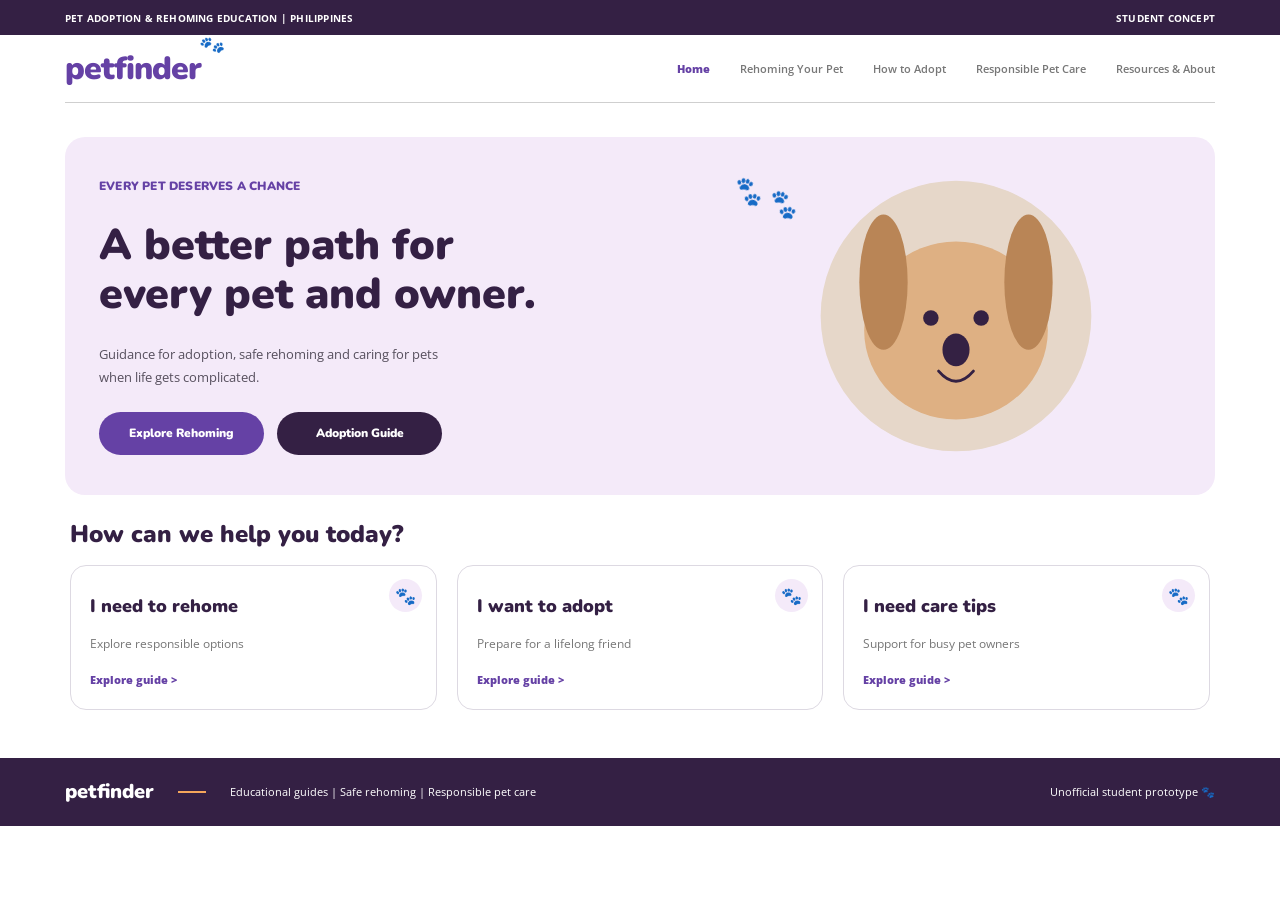
<file: index.html>
<!DOCTYPE html>
<html lang="en">
<head>
    <meta charset="UTF-8">
    <meta name="viewport" content="width=device-width, initial-scale=1.0">
    <title>PETFINDER | Home</title>

    <link rel="stylesheet" href="css/style.css">
    <script src="js/script.js" defer></script>
</head>
<body>

<div class="topbar">
    <div class="topbar-inner">
        <span>PET ADOPTION & REHOMING EDUCATION | PHILIPPINES</span>
        <span>STUDENT CONCEPT</span>
    </div>
</div>

<header class="site-header">
    <nav class="navbar">
        <a href="index.html" class="logo">
            petfinder<span class="logo-paw">🐾</span>
        </a>

        <button class="menu-toggle" aria-label="Toggle menu"
                aria-expanded="false">☰</button>

        <div class="nav-links">
            <a href="index.html" class="active">Home</a>
            <a href="rehoming.html">Rehoming Your Pet</a>
            <a href="adoption.html">How to Adopt</a>
            <a href="pet-care.html">Responsible Pet Care</a>
            <a href="resources.html">Resources & About</a>
        </div>
    </nav>
</header>

<main class="container">

    <section class="home-hero">
        <div class="hero-text">
            <p class="eyebrow">EVERY PET DESERVES A CHANCE</p>

            <h1>A better path for<br>every pet and owner.</h1>

            <p class="description">
                Guidance for adoption, safe rehoming and caring
                for pets when life gets complicated.
            </p>

            <div class="buttons">
                <a href="rehoming.html" class="btn btn-primary">
                    Explore Rehoming
                </a>

                <a href="adoption.html" class="btn btn-dark">
                    Adoption Guide
                </a>
            </div>
        </div>

        <div class="dog-area">
            <div class="hero-paws">🐾 🐾</div>

            <svg class="dog-art" viewBox="0 0 300 300"
                 role="img" aria-label="Friendly illustrated dog">
                <circle cx="150" cy="150" r="140" fill="#E6D7C9"/>
                <ellipse cx="150" cy="165" rx="95" ry="92" fill="#DEB083"/>
                <ellipse cx="75" cy="115" rx="25" ry="70" fill="#B98556"/>
                <ellipse cx="225" cy="115" rx="25" ry="70" fill="#B98556"/>
                <circle cx="124" cy="152" r="8" fill="#342143"/>
                <circle cx="176" cy="152" r="8" fill="#342143"/>
                <ellipse cx="150" cy="185" rx="14" ry="17" fill="#342143"/>
                <path d="M132 207 Q150 228 168 207"
                      fill="none" stroke="#342143"
                      stroke-width="3" stroke-linecap="round"/>
            </svg>
        </div>
    </section>

    <section class="home-guides">
        <h2>How can we help you today?</h2>

        <div class="card-grid three-columns">

            <article class="guide-card">
                <span class="paw-icon">🐾</span>
                <h3>I need to rehome</h3>
                <p>Explore responsible options</p>
                <a href="rehoming.html">Explore guide &gt;</a>
            </article>

            <article class="guide-card">
                <span class="paw-icon">🐾</span>
                <h3>I want to adopt</h3>
                <p>Prepare for a lifelong friend</p>
                <a href="adoption.html">Explore guide &gt;</a>
            </article>

            <article class="guide-card">
                <span class="paw-icon">🐾</span>
                <h3>I need care tips</h3>
                <p>Support for busy pet owners</p>
                <a href="pet-care.html">Explore guide &gt;</a>
            </article>

        </div>
    </section>

</main>

<footer class="site-footer">
    <div class="footer-inner">
        <strong>petfinder</strong>
        <span class="footer-line"></span>
        <span>Educational guides | Safe rehoming | Responsible pet care</span>
        <span class="footer-disclaimer">Unofficial student prototype 🐾</span>
    </div>
</footer>

</body>
</html>
</file>
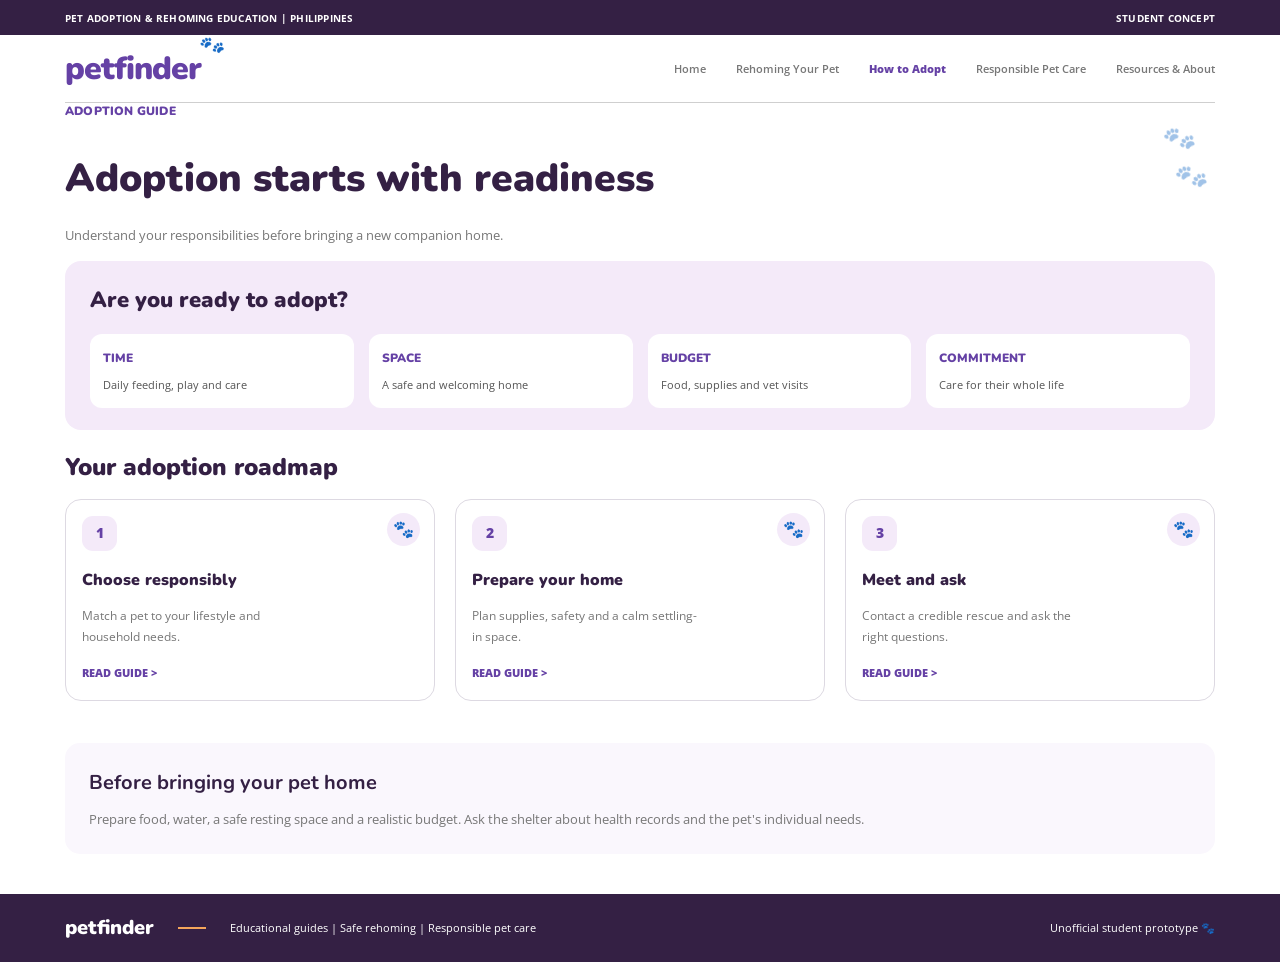
<file: adoption.html>
<!DOCTYPE html>
<html lang="en">
<head>
    <meta charset="UTF-8">
    <meta name="viewport" content="width=device-width, initial-scale=1.0">
    <title>PETFINDER | How to Adopt</title>
    <link rel="stylesheet" href="css/style.css">
    <script src="js/script.js" defer></script>
</head>
<body>

<div class="topbar">
    <div class="topbar-inner">
        <span>PET ADOPTION & REHOMING EDUCATION | PHILIPPINES</span>
        <span>STUDENT CONCEPT</span>
    </div>
</div>

<header class="site-header">
    <nav class="navbar">
        <a href="index.html" class="logo">
            petfinder<span class="logo-paw">🐾</span>
        </a>
        <button class="menu-toggle" aria-label="Toggle menu"
                aria-expanded="false">☰</button>
        <div class="nav-links">
            <a href="index.html">Home</a>
            <a href="rehoming.html">Rehoming Your Pet</a>
            <a href="adoption.html" class="active">How to Adopt</a>
            <a href="pet-care.html">Responsible Pet Care</a>
            <a href="resources.html">Resources & About</a>
        </div>
    </nav>
</header>

<main class="container inner-page">

    <p class="eyebrow">ADOPTION GUIDE</p>

    <div class="page-intro">
        <div class="decorative-paws">🐾<br>🐾</div>
        <h1>Adoption starts with readiness</h1>
        <p>Understand your responsibilities before bringing a new companion home.</p>
    </div>

    <section class="lavender-panel">
        <h2>Are you ready to adopt?</h2>

        <div class="readiness-grid">
            <div class="readiness-box">
                <h3>TIME</h3>
                <p>Daily feeding, play and care</p>
            </div>

            <div class="readiness-box">
                <h3>SPACE</h3>
                <p>A safe and welcoming home</p>
            </div>

            <div class="readiness-box">
                <h3>BUDGET</h3>
                <p>Food, supplies and vet visits</p>
            </div>

            <div class="readiness-box">
                <h3>COMMITMENT</h3>
                <p>Care for their whole life</p>
            </div>
        </div>
    </section>

    <section class="content-section">
        <h2>Your adoption roadmap</h2>

        <div class="card-grid three-columns">

            <article class="guide-card numbered">
                <span class="number">1</span>
                <span class="paw-icon">🐾</span>
                <h3>Choose responsibly</h3>
                <p>Match a pet to your lifestyle and household needs.</p>
                <a href="#adoption-tips">READ GUIDE &gt;</a>
            </article>

            <article class="guide-card numbered">
                <span class="number">2</span>
                <span class="paw-icon">🐾</span>
                <h3>Prepare your home</h3>
                <p>Plan supplies, safety and a calm settling-in space.</p>
                <a href="#adoption-tips">READ GUIDE &gt;</a>
            </article>

            <article class="guide-card numbered">
                <span class="number">3</span>
                <span class="paw-icon">🐾</span>
                <h3>Meet and ask</h3>
                <p>Contact a credible rescue and ask the right questions.</p>
                <a href="#adoption-tips">READ GUIDE &gt;</a>
            </article>

        </div>
    </section>

    <section id="adoption-tips" class="extra-guidance">
        <h2>Before bringing your pet home</h2>
        <p>Prepare food, water, a safe resting space and a realistic budget.
           Ask the shelter about health records and the pet's individual needs.</p>
    </section>

</main>

<footer class="site-footer">
    <div class="footer-inner">
        <strong>petfinder</strong>
        <span class="footer-line"></span>
        <span>Educational guides | Safe rehoming | Responsible pet care</span>
        <span class="footer-disclaimer">Unofficial student prototype 🐾</span>
    </div>
</footer>

</body>
</html>
</file>
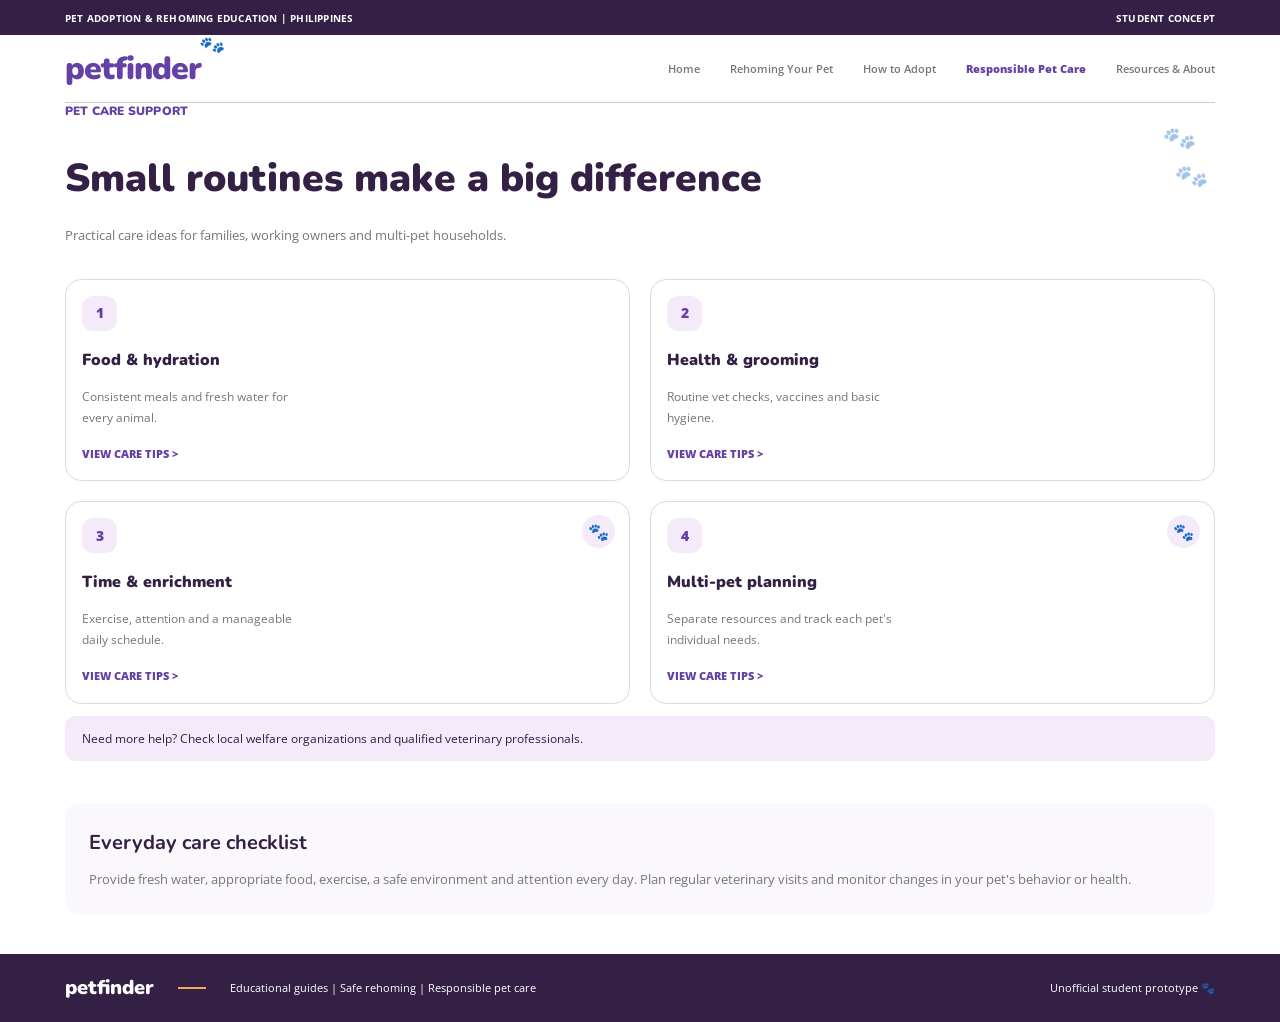
<file: pet-care.html>
<!DOCTYPE html>
<html lang="en">
<head>
    <meta charset="UTF-8">
    <meta name="viewport" content="width=device-width, initial-scale=1.0">
    <title>PETFINDER | Responsible Pet Care</title>
    <link rel="stylesheet" href="css/style.css">
    <script src="js/script.js" defer></script>
</head>
<body>

<div class="topbar">
    <div class="topbar-inner">
        <span>PET ADOPTION & REHOMING EDUCATION | PHILIPPINES</span>
        <span>STUDENT CONCEPT</span>
    </div>
</div>

<header class="site-header">
    <nav class="navbar">
        <a href="index.html" class="logo">
            petfinder<span class="logo-paw">🐾</span>
        </a>
        <button class="menu-toggle" aria-label="Toggle menu"
                aria-expanded="false">☰</button>
        <div class="nav-links">
            <a href="index.html">Home</a>
            <a href="rehoming.html">Rehoming Your Pet</a>
            <a href="adoption.html">How to Adopt</a>
            <a href="pet-care.html" class="active">Responsible Pet Care</a>
            <a href="resources.html">Resources & About</a>
        </div>
    </nav>
</header>

<main class="container inner-page">

    <p class="eyebrow">PET CARE SUPPORT</p>

    <div class="page-intro">
        <div class="decorative-paws">🐾<br>🐾</div>
        <h1>Small routines make a big difference</h1>
        <p>Practical care ideas for families, working owners
           and multi-pet households.</p>
    </div>

    <section class="content-section">

        <div class="card-grid two-columns">

            <article class="guide-card numbered">
                <span class="number">1</span>
                <h3>Food &amp; hydration</h3>
                <p>Consistent meals and fresh water for every animal.</p>
                <a href="#care-tips">VIEW CARE TIPS &gt;</a>
            </article>

            <article class="guide-card numbered">
                <span class="number">2</span>
                <h3>Health &amp; grooming</h3>
                <p>Routine vet checks, vaccines and basic hygiene.</p>
                <a href="#care-tips">VIEW CARE TIPS &gt;</a>
            </article>

            <article class="guide-card numbered">
                <span class="number">3</span>
                <span class="paw-icon">🐾</span>
                <h3>Time &amp; enrichment</h3>
                <p>Exercise, attention and a manageable daily schedule.</p>
                <a href="#care-tips">VIEW CARE TIPS &gt;</a>
            </article>

            <article class="guide-card numbered">
                <span class="number">4</span>
                <span class="paw-icon">🐾</span>
                <h3>Multi-pet planning</h3>
                <p>Separate resources and track each pet's individual needs.</p>
                <a href="#care-tips">VIEW CARE TIPS &gt;</a>
            </article>

        </div>

        <div class="help-strip">
            Need more help? Check local welfare organizations
            and qualified veterinary professionals.
        </div>

    </section>

    <section id="care-tips" class="extra-guidance">
        <h2>Everyday care checklist</h2>
        <p>Provide fresh water, appropriate food, exercise, a safe
           environment and attention every day. Plan regular veterinary
           visits and monitor changes in your pet's behavior or health.</p>
    </section>

</main>

<footer class="site-footer">
    <div class="footer-inner">
        <strong>petfinder</strong>
        <span class="footer-line"></span>
        <span>Educational guides | Safe rehoming | Responsible pet care</span>
        <span class="footer-disclaimer">Unofficial student prototype 🐾</span>
    </div>
</footer>

</body>
</html>
</file>
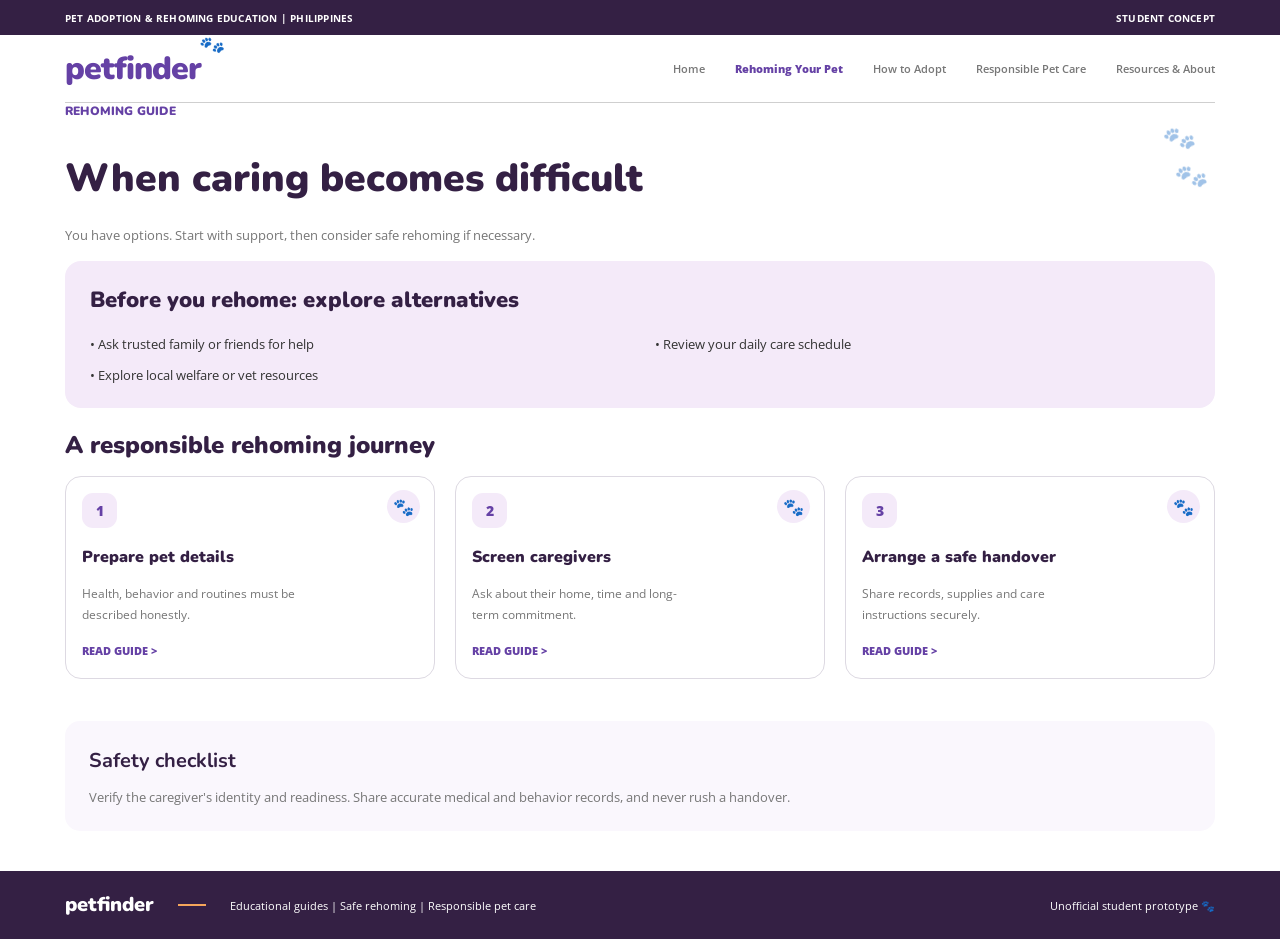
<file: rehoming.html>
<!DOCTYPE html>
<html lang="en">
<head>
    <meta charset="UTF-8">
    <meta name="viewport" content="width=device-width, initial-scale=1.0">
    <title>PETFINDER | Rehoming Your Pet</title>
    <link rel="stylesheet" href="css/style.css">
    <script src="js/script.js" defer></script>
</head>
<body>

<div class="topbar">
    <div class="topbar-inner">
        <span>PET ADOPTION & REHOMING EDUCATION | PHILIPPINES</span>
        <span>STUDENT CONCEPT</span>
    </div>
</div>

<header class="site-header">
    <nav class="navbar">
        <a href="index.html" class="logo">
            petfinder<span class="logo-paw">🐾</span>
        </a>
        <button class="menu-toggle" aria-label="Toggle menu"
                aria-expanded="false">☰</button>
        <div class="nav-links">
            <a href="index.html">Home</a>
            <a href="rehoming.html" class="active">Rehoming Your Pet</a>
            <a href="adoption.html">How to Adopt</a>
            <a href="pet-care.html">Responsible Pet Care</a>
            <a href="resources.html">Resources & About</a>
        </div>
    </nav>
</header>

<main class="container inner-page">

    <p class="eyebrow">REHOMING GUIDE</p>

    <div class="page-intro">
        <div class="decorative-paws">🐾<br>🐾</div>
        <h1>When caring becomes difficult</h1>
        <p>You have options. Start with support, then consider safe rehoming if necessary.</p>
    </div>

    <section class="lavender-panel alternatives">
        <h2>Before you rehome: explore alternatives</h2>

        <div class="alternative-grid">
            <p>• Ask trusted family or friends for help</p>
            <p>• Review your daily care schedule</p>
            <p>• Explore local welfare or vet resources</p>
        </div>
    </section>

    <section class="content-section">
        <h2>A responsible rehoming journey</h2>

        <div class="card-grid three-columns">

            <article class="guide-card numbered">
                <span class="number">1</span>
                <span class="paw-icon">🐾</span>
                <h3>Prepare pet details</h3>
                <p>Health, behavior and routines must be described honestly.</p>
                <a href="#safety">READ GUIDE &gt;</a>
            </article>

            <article class="guide-card numbered">
                <span class="number">2</span>
                <span class="paw-icon">🐾</span>
                <h3>Screen caregivers</h3>
                <p>Ask about their home, time and long-term commitment.</p>
                <a href="#safety">READ GUIDE &gt;</a>
            </article>

            <article class="guide-card numbered">
                <span class="number">3</span>
                <span class="paw-icon">🐾</span>
                <h3>Arrange a safe handover</h3>
                <p>Share records, supplies and care instructions securely.</p>
                <a href="#safety">READ GUIDE &gt;</a>
            </article>

        </div>
    </section>

    <section id="safety" class="extra-guidance">
        <h2>Safety checklist</h2>
        <p>Verify the caregiver's identity and readiness. Share accurate
           medical and behavior records, and never rush a handover.</p>
    </section>

</main>

<footer class="site-footer">
    <div class="footer-inner">
        <strong>petfinder</strong>
        <span class="footer-line"></span>
        <span>Educational guides | Safe rehoming | Responsible pet care</span>
        <span class="footer-disclaimer">Unofficial student prototype 🐾</span>
    </div>
</footer>

</body>
</html>
</file>
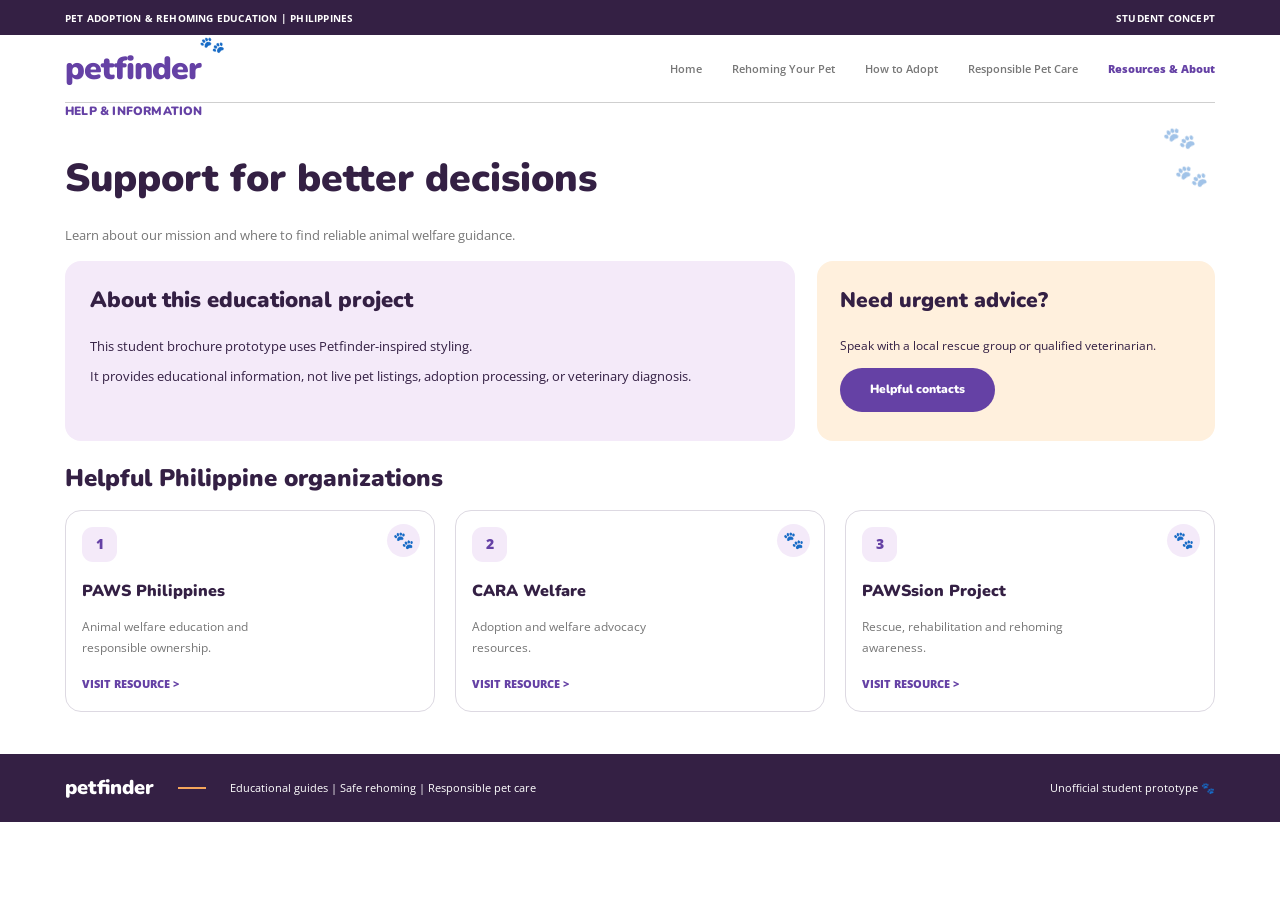
<file: resources.html>
<!DOCTYPE html>
<html lang="en">
<head>
    <meta charset="UTF-8">
    <meta name="viewport" content="width=device-width, initial-scale=1.0">
    <title>PETFINDER | Resources & About</title>
    <link rel="stylesheet" href="css/style.css">
    <script src="js/script.js" defer></script>
</head>
<body>

<div class="topbar">
    <div class="topbar-inner">
        <span>PET ADOPTION & REHOMING EDUCATION | PHILIPPINES</span>
        <span>STUDENT CONCEPT</span>
    </div>
</div>

<header class="site-header">
    <nav class="navbar">
        <a href="index.html" class="logo">
            petfinder<span class="logo-paw">🐾</span>
        </a>
        <button class="menu-toggle" aria-label="Toggle menu"
                aria-expanded="false">☰</button>
        <div class="nav-links">
            <a href="index.html">Home</a>
            <a href="rehoming.html">Rehoming Your Pet</a>
            <a href="adoption.html">How to Adopt</a>
            <a href="pet-care.html">Responsible Pet Care</a>
            <a href="resources.html" class="active">Resources & About</a>
        </div>
    </nav>
</header>

<main class="container inner-page">

    <p class="eyebrow">HELP &amp; INFORMATION</p>

    <div class="page-intro">
        <div class="decorative-paws">🐾<br>🐾</div>
        <h1>Support for better decisions</h1>
        <p>Learn about our mission and where to find
           reliable animal welfare guidance.</p>
    </div>

    <section class="about-grid">

        <div class="lavender-panel about-panel">
            <h2>About this educational project</h2>
            <p>This student brochure prototype uses
               Petfinder-inspired styling.</p>
            <p>It provides educational information, not live pet
               listings, adoption processing, or veterinary diagnosis.</p>
        </div>

        <div class="urgent-panel">
            <h2>Need urgent advice?</h2>
            <p>Speak with a local rescue group or qualified veterinarian.</p>
            <a href="#organizations" class="btn btn-primary">
                Helpful contacts
            </a>
        </div>

    </section>

    <section class="content-section" id="organizations">
        <h2>Helpful Philippine organizations</h2>

        <div class="card-grid three-columns">

            <article class="guide-card numbered">
                <span class="number">1</span>
                <span class="paw-icon">🐾</span>
                <h3>PAWS Philippines</h3>
                <p>Animal welfare education and responsible ownership.</p>
                <a href="https://paws.org.ph/"
                   target="_blank" rel="noopener noreferrer">
                    VISIT RESOURCE &gt;
                </a>
            </article>

            <article class="guide-card numbered">
                <span class="number">2</span>
                <span class="paw-icon">🐾</span>
                <h3>CARA Welfare</h3>
                <p>Adoption and welfare advocacy resources.</p>
                <a href="https://www.caraphil.org/"
                   target="_blank" rel="noopener noreferrer">
                    VISIT RESOURCE &gt;
                </a>
            </article>

            <article class="guide-card numbered">
                <span class="number">3</span>
                <span class="paw-icon">🐾</span>
                <h3>PAWSsion Project</h3>
                <p>Rescue, rehabilitation and rehoming awareness.</p>
                <a href="https://pawssionproject.org.ph/"
                   target="_blank" rel="noopener noreferrer">
                    VISIT RESOURCE &gt;
                </a>
            </article>

        </div>
    </section>

</main>

<footer class="site-footer">
    <div class="footer-inner">
        <strong>petfinder</strong>
        <span class="footer-line"></span>
        <span>Educational guides | Safe rehoming | Responsible pet care</span>
        <span class="footer-disclaimer">Unofficial student prototype 🐾</span>
    </div>
</footer>

</body>
</html>
</file>
<file: css/style.css>
/* ==========================================
   PETFINDER - APPROVED WIREFRAME DESIGN
   ========================================== */

/* GOOGLE FONTS */
@import url('https://fonts.googleapis.com/css2?family=Nunito:wght@400;600;700;800;900&family=Open+Sans:wght@400;500;600;700&display=swap');

/* COLOR SYSTEM */
:root {
    --purple: #6541A5;
    --dark-purple: #342044;
    --lavender: #F4EAF9;
    --orange: #F5A65B;
    --peach: #FFF0DD;
    --white: #FFFFFF;
    --charcoal: #333333;
    --gray: #777777;
    --border: #DDD9E2;
}

/* GENERAL */
* {
    margin: 0;
    padding: 0;
    box-sizing: border-box;
}

html {
    scroll-behavior: smooth;
}

body {
    font-family: 'Open Sans', Arial, sans-serif;
    background: var(--white);
    color: var(--dark-purple);
    line-height: 1.6;
}

h1, h2, h3, .logo {
    font-family: 'Nunito', Arial, sans-serif;
}

a {
    text-decoration: none;
}

.container {
    width: 90%;
    max-width: 1150px;
    margin: auto;
}

/* TOP PURPLE BAR */
.topbar {
    background: var(--dark-purple);
    color: white;
    min-height: 35px;
    display: flex;
    align-items: center;
}

.topbar-inner {
    width: 90%;
    max-width: 1150px;
    margin: auto;
    display: flex;
    justify-content: space-between;
    gap: 15px;
    font-size: 10px;
    font-weight: 700;
    letter-spacing: 0.2px;
}

/* NAVIGATION */
.site-header {
    background: white;
}

.navbar {
    width: 90%;
    max-width: 1150px;
    min-height: 68px;
    margin: auto;
    display: flex;
    align-items: center;
    justify-content: space-between;
    gap: 25px;
    border-bottom: 1px solid #CFCFCF;
    position: relative;
}

.logo {
    font-size: 32px;
    font-weight: 900;
    color: var(--purple);
    letter-spacing: -1px;
    position: relative;
    line-height: 1;
}

.logo-paw {
    position: absolute;
    top: -17px;
    right: -22px;
    font-size: 19px;
    transform: rotate(-20deg);
}

.nav-links {
    display: flex;
    align-items: center;
    gap: 30px;
}

.nav-links a {
    color: #777777;
    font-size: 11px;
    font-weight: 600;
    transition: 0.2s;
    white-space: nowrap;
}

.nav-links a:hover,
.nav-links a.active {
    color: var(--purple);
    font-weight: 800;
}

.menu-toggle {
    display: none;
    border: 0;
    background: var(--lavender);
    color: var(--purple);
    border-radius: 8px;
    padding: 7px 12px;
    font-size: 22px;
    cursor: pointer;
}

/* HOME HERO */
.home-hero {
    background: var(--lavender);
    border-radius: 20px;
    margin-top: 34px;
    min-height: 335px;
    padding: 34px 34px;
    display: grid;
    grid-template-columns: 1.15fr 0.85fr;
    align-items: center;
    gap: 25px;
    overflow: hidden;
}

.eyebrow {
    color: var(--purple);
    font-family: 'Nunito', sans-serif;
    font-weight: 900;
    font-size: 12px;
    letter-spacing: 0.2px;
}

.hero-text h1 {
    color: var(--dark-purple);
    font-size: clamp(30px, 3.6vw, 43px);
    line-height: 1.12;
    font-weight: 900;
    margin-top: 25px;
    margin-bottom: 25px;
}

.description {
    color: #57505E;
    font-size: 13px;
    max-width: 370px;
    line-height: 1.8;
}

/* BUTTONS */
.buttons {
    display: flex;
    flex-wrap: wrap;
    gap: 13px;
    margin-top: 22px;
}

.btn {
    display: inline-block;
    padding: 12px 24px;
    min-width: 165px;
    text-align: center;
    border-radius: 30px;
    font-family: 'Nunito', sans-serif;
    font-size: 12px;
    font-weight: 900;
    transition: 0.2s;
}

.btn-primary {
    background: var(--purple);
    color: white;
}

.btn-dark {
    background: var(--dark-purple);
    color: white;
}

.btn:hover {
    opacity: 0.9;
    transform: translateY(-2px);
}

/* DOG ILLUSTRATION */
.dog-area {
    position: relative;
    display: flex;
    align-items: center;
    justify-content: center;
}

.dog-art {
    display: block;
    width: 100%;
    max-width: 290px;
    height: auto;
}

.hero-paws {
    position: absolute;
    top: 5px;
    left: 0;
    color: var(--orange);
    font-size: 25px;
    transform: rotate(20deg);
}

/* HOME GUIDE SECTION */
.home-guides {
    padding: 20px 5px 48px;
}

.home-guides h2,
.content-section h2 {
    font-size: 24px;
    font-weight: 900;
    margin-bottom: 12px;
}

.card-grid {
    display: grid;
    gap: 20px;
}

.three-columns {
    grid-template-columns: repeat(3, minmax(0, 1fr));
}

.two-columns {
    grid-template-columns: repeat(2, minmax(0, 1fr));
}

/* GUIDE CARDS */
.guide-card {
    background: white;
    border: 1px solid var(--border);
    border-radius: 16px;
    padding: 26px 19px 20px;
    position: relative;
    min-height: 140px;
    display: flex;
    flex-direction: column;
    transition: 0.2s;
}

.guide-card:hover {
    box-shadow: 0 8px 22px rgba(52, 32, 68, 0.09);
    transform: translateY(-3px);
}

.guide-card h3 {
    font-size: 18px;
    font-weight: 900;
    margin-bottom: 12px;
    padding-right: 20px;
}

.guide-card p {
    color: var(--gray);
    font-size: 12px;
    line-height: 1.75;
    max-width: 230px;
    margin-bottom: 17px;
}

.guide-card a {
    color: var(--purple);
    font-size: 11px;
    font-weight: 900;
    margin-top: auto;
}

.guide-card a:hover {
    color: var(--dark-purple);
}

.paw-icon {
    position: absolute;
    top: 13px;
    right: 14px;
    width: 33px;
    height: 33px;
    background: var(--lavender);
    color: var(--purple);
    border-radius: 50%;
    display: grid;
    place-items: center;
    font-size: 17px;
}

/* INNER PAGES */
.inner-page {
    padding-top: 0;
}

.inner-page > .eyebrow {
    margin-top: -1px;
    margin-bottom: 35px;
}

.page-intro {
    position: relative;
    min-height: 105px;
}

.page-intro h1 {
    font-size: clamp(29px, 3.5vw, 39px);
    font-weight: 900;
    line-height: 1.2;
    margin-bottom: 22px;
}

.page-intro p {
    font-size: 13px;
    color: var(--gray);
}

.decorative-paws {
    position: absolute;
    right: 15px;
    top: -40px;
    font-size: 25px;
    opacity: 0.4;
    transform: rotate(-18deg);
}

/* LAVENDER PANELS */
.lavender-panel {
    background: var(--lavender);
    border-radius: 16px;
    padding: 22px 25px;
}

.lavender-panel h2 {
    font-size: 22px;
    font-weight: 900;
    margin-bottom: 16px;
}

.alternatives {
    min-height: 142px;
}

.alternative-grid {
    display: grid;
    grid-template-columns: 1fr 1fr;
    gap: 10px 30px;
}

.alternative-grid p {
    font-size: 13px;
    color: var(--charcoal);
}

/* NUMBERED CARDS */
.content-section {
    margin-top: 18px;
    margin-bottom: 42px;
}

.numbered {
    min-height: 200px;
    padding: 16px 16px 18px;
}

.number {
    width: 35px;
    height: 35px;
    display: grid;
    place-items: center;
    border-radius: 11px;
    background: var(--lavender);
    color: var(--purple);
    font-size: 14px;
    font-weight: 900;
    margin-bottom: 17px;
}

.numbered h3 {
    font-size: 16px;
}

.numbered p {
    font-size: 12px;
    max-width: 230px;
}

/* ADOPTION READINESS */
.readiness-grid {
    display: grid;
    grid-template-columns: repeat(4, minmax(0, 1fr));
    gap: 15px;
}

.readiness-box {
    background: white;
    border-radius: 12px;
    padding: 15px 13px;
    min-height: 70px;
}

.readiness-box h3 {
    font-size: 12px;
    font-weight: 900;
    color: var(--purple);
    margin-bottom: 7px;
}

.readiness-box p {
    font-size: 11px;
    color: #555555;
}

/* PET CARE */
.two-columns .guide-card {
    min-height: 180px;
}

.help-strip {
    background: var(--lavender);
    padding: 13px 17px;
    border-radius: 11px;
    margin-top: 12px;
    font-size: 12px;
}

/* RESOURCES PAGE */
.about-grid {
    display: grid;
    grid-template-columns: 1.65fr 0.9fr;
    gap: 22px;
}

.about-panel {
    min-height: 180px;
}

.about-panel p {
    font-size: 13px;
    line-height: 1.9;
    margin-bottom: 5px;
}

.urgent-panel {
    background: var(--peach);
    border-radius: 16px;
    padding: 23px;
}

.urgent-panel h2 {
    font-size: 21px;
    font-weight: 900;
    margin-bottom: 17px;
}

.urgent-panel p {
    font-size: 12px;
    line-height: 1.8;
    margin-bottom: 12px;
}

.urgent-panel .btn {
    min-width: 155px;
}

/* ADDITIONAL GUIDANCE */
.extra-guidance {
    padding: 24px;
    border-radius: 15px;
    background: #FAF7FD;
    margin-bottom: 40px;
}

.extra-guidance h2 {
    font-size: 20px;
    margin-bottom: 10px;
}

.extra-guidance p {
    color: var(--gray);
    font-size: 13px;
}

/* FOOTER */
.site-footer {
    background: var(--dark-purple);
    color: white;
    padding: 18px 0;
}

.footer-inner {
    width: 90%;
    max-width: 1150px;
    margin: auto;
    display: flex;
    align-items: center;
    gap: 24px;
}

.footer-inner strong {
    font-family: 'Nunito', sans-serif;
    font-size: 20px;
    font-weight: 900;
}

.footer-line {
    width: 28px;
    height: 2px;
    background: var(--orange);
}

.footer-inner > span {
    font-size: 11px;
}

.footer-disclaimer {
    margin-left: auto;
    white-space: nowrap;
}

/* RESPONSIVE DESIGN */
@media (max-width: 900px) {

    .navbar {
        flex-wrap: wrap;
    }

    .nav-links {
        gap: 13px;
    }

    .nav-links a {
        font-size: 10px;
    }

    .home-hero {
        grid-template-columns: 1fr 0.8fr;
    }

    .readiness-grid {
        grid-template-columns: repeat(2, 1fr);
    }
}

@media (max-width: 700px) {

    .topbar-inner {
        font-size: 9px;
    }

    .menu-toggle {
        display: block;
    }

    .nav-links {
        display: none;
        width: 100%;
        flex-direction: column;
        align-items: flex-start;
        gap: 15px;
        padding: 15px 0;
    }

    .nav-links.open {
        display: flex;
    }

    .nav-links a {
        font-size: 13px;
    }

    .home-hero {
        grid-template-columns: 1fr;
        padding: 30px 23px;
        gap: 20px;
    }

    .hero-text h1 {
        font-size: 34px;
    }

    .dog-art {
        max-width: 220px;
    }

    .three-columns,
    .two-columns {
        grid-template-columns: 1fr;
    }

    .about-grid {
        grid-template-columns: 1fr;
    }

    .alternative-grid {
        grid-template-columns: 1fr;
    }

    .footer-inner {
        flex-wrap: wrap;
        gap: 12px;
    }

    .footer-disclaimer {
        margin-left: 0;
        width: 100%;
    }
}

@media (max-width: 420px) {

    .topbar-inner span:last-child {
        display: none;
    }

    .buttons {
        flex-direction: column;
    }

    .btn {
        width: 100%;
    }

    .readiness-grid {
        grid-template-columns: 1fr;
    }

    .page-intro h1 {
        font-size: 28px;
    }
}
</file>
